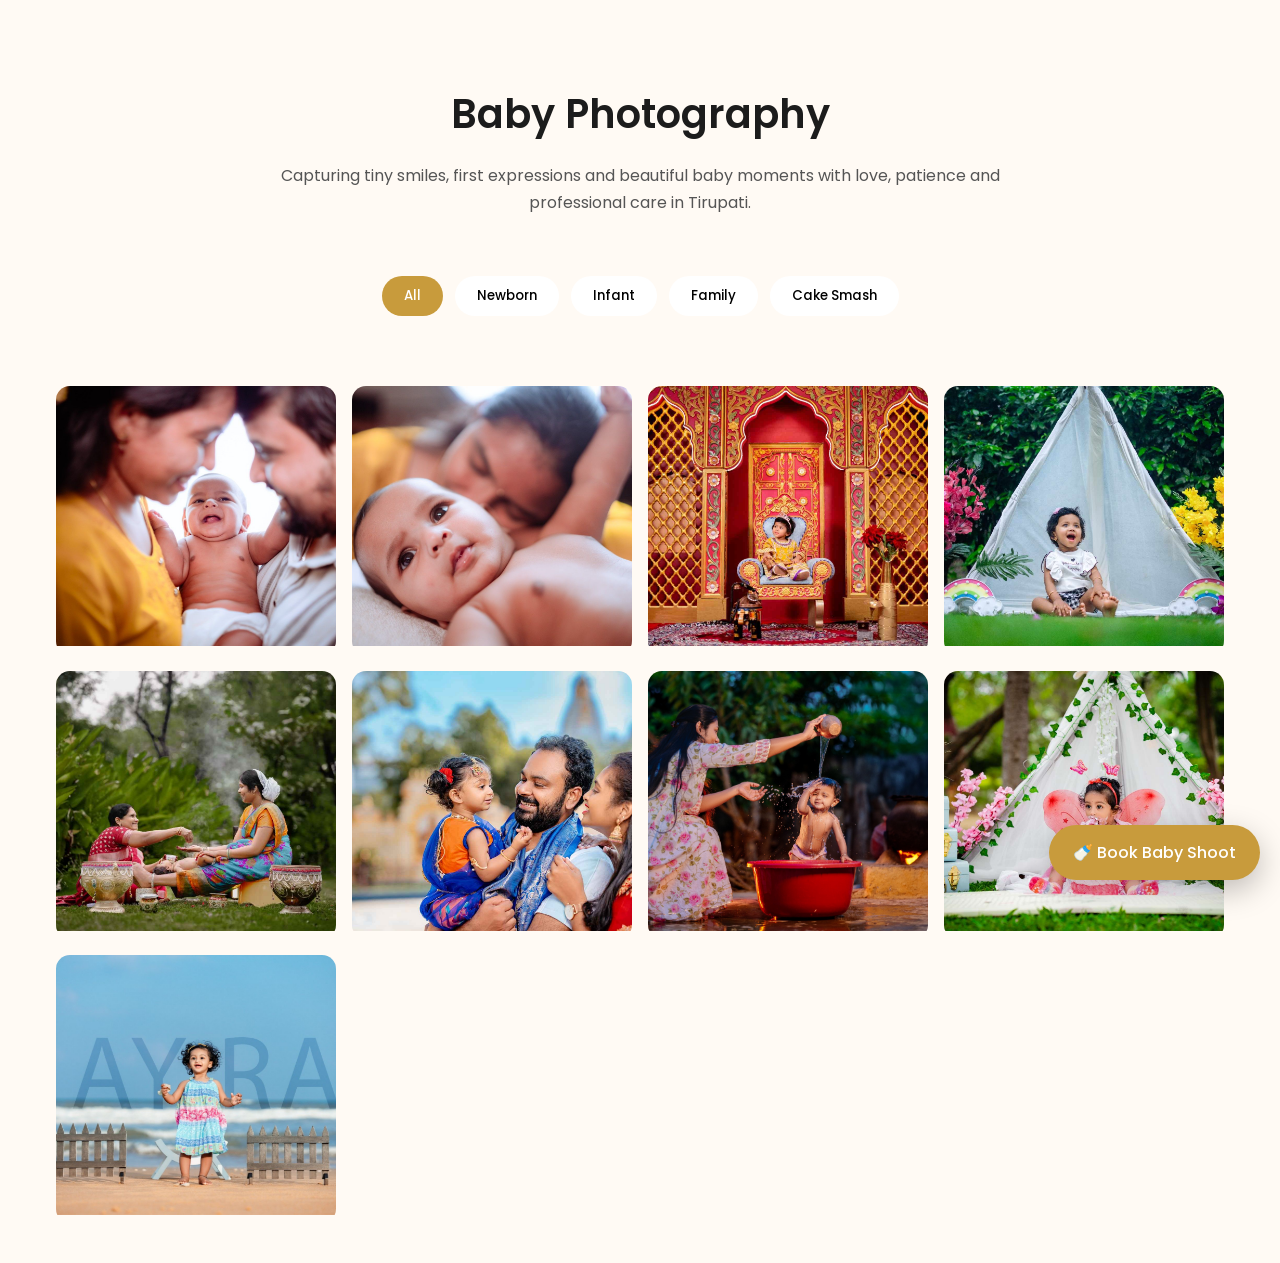
<file: babyphotography.html>
<!DOCTYPE html>
<html lang="en">
<head>
<meta charset="UTF-8">
<meta name="viewport" content="width=device-width, initial-scale=1">

<title>Baby Photography in Tirupati | Sweet Memories Photography</title>
<meta name="description" content="Professional baby photography in Tirupati. Newborn, infant, family and cake smash photoshoots with love and care.">

<link href="https://fonts.googleapis.com/css2?family=Poppins:wght@400;500;600&display=swap" rel="stylesheet">

<style>
/* ================= RESET ================= */
*{margin:0;padding:0;box-sizing:border-box;font-family:'Poppins',sans-serif;}
html{scroll-behavior:smooth;}
body{background:#fffaf4;color:#1c1c1c;line-height:1.7;}

/* ================= HERO ================= */
.hero{
  padding:80px 16px 50px;
  text-align:center;
}
.hero h1{font-size:40px;font-weight:600;}
.hero p{
  margin-top:14px;
  max-width:780px;
  margin-inline:auto;
  color:#555;
}
img {
  min-height: 1px;
  backface-visibility: hidden;
}


/* ================= FILTERS ================= */
.filters{
  display:flex;
  justify-content:center;
  gap:12px;
  flex-wrap:wrap;
  margin:10px auto 30px;
}
.filters button{
  padding:10px 22px;
  border:none;
  border-radius:30px;
  background:#fff;
  cursor:pointer;
  font-weight:500;
  transition:.3s;
}
.filters button.active,
.filters button:hover{
  background:#c89b3c;
  color:#fff;
}

/* ================= GALLERY ================= */
.section{max-width:1200px;margin:auto;padding:40px 16px;}
.gallery{
  display:grid;
  grid-template-columns:repeat(4,1fr);
  gap:16px;
}
.gallery-item{
  position:relative;
  border-radius:14px;
  overflow:hidden;
  cursor:pointer;
}
.gallery-item img{
  width:100%;
  height:260px;
  object-fit:cover;
  transition:.4s ease;
}
.gallery-item:hover img{
  transform:scale(1.08);
}

/* ================= LIGHTBOX ================= */
.lightbox{
  position:fixed;
  inset:0;
  background:rgba(0,0,0,.9);
  display:none;
  align-items:center;
  justify-content:center;
  flex-direction:column;
  z-index:9999;
}
.lightbox img{
  max-width:90%;
  max-height:70vh;
  border-radius:14px;
}
.lightbox .caption{
  color:#fff;
  margin-top:12px;
  font-size:14px;
}
.lightbox span,
.lightbox button{
  position:absolute;
  color:#fff;
  background:none;
  border:none;
  cursor:pointer;
}
.lightbox span{
  top:20px;
  right:24px;
  font-size:32px;
}
#prev{left:20px;top:50%;font-size:40px;}
#next{right:20px;top:50%;font-size:40px;}

/* ================= STICKY CTA ================= */
.sticky-cta{
  position:fixed;
  bottom:20px;
  right:20px;
  background:#c89b3c;
  color:#fff;
  padding:14px 24px;
  border-radius:40px;
  text-decoration:none;
  font-weight:500;
  box-shadow:0 10px 30px rgba(0,0,0,.25);
  z-index:999;
}

/* ================= MOBILE ================= */
@media(max-width:768px){
  .hero h1{font-size:26px;}
  .hero p{font-size:14px;}
  .gallery{grid-template-columns:repeat(2,1fr);}
  .gallery-item img{height:140px;}
}
</style>
</head>

<body>

<!-- HERO -->
<section class="hero">
  <h1>Baby Photography</h1>
  <p>
    Capturing tiny smiles, first expressions and beautiful baby moments with
    love, patience and professional care in Tirupati.
  </p>
</section>

<!-- FILTERS -->
<div class="filters">
  <button class="active" data-filter="all">All</button>
  <button data-filter="newborn">Newborn</button>
  <button data-filter="infant">Infant</button>
  <button data-filter="family">Family</button>
  <button data-filter="cake">Cake Smash</button>
</div>

<!-- GALLERY -->
<section class="section">
  <div class="gallery" id="gallery"></div>
</section>

<!-- LIGHTBOX -->
<div class="lightbox" id="lightbox">
  <span id="close">&times;</span>
  <button id="prev">&#10094;</button>
  <img id="lightImg">
  <div class="caption" id="caption"></div>
  <button id="next">&#10095;</button>
</div>

<!-- STICKY CTA -->
<a href="enquiry.html" class="sticky-cta">🍼 Book Baby Shoot</a>

<script>

  let currentFilter = "all";
let loading = false;

/* ================= BABY IMAGE DATA ================= */
const images=[
  {src:"gallery/babyphotography/newbornbabyimage1.jpeg",cat:"newborn",cap:"Newborn baby photography"},
  {src:"gallery/babyphotography/newbornbabyimage2.jpeg",cat:"newborn",cap:"Sleeping newborn pose"},
  {src:"gallery/babyphotography/babyphotography11.jpg",cat:"infant",cap:"Infant baby portrait"},
  {src:"gallery/babyphotography/babyphotography9.jpg",cat:"infant",cap:"Cute baby smile"},
  {src:"gallery/babyphotography/babyfamilyfamilyimage1.jpeg",cat:"family",cap:"Baby photoshoot with parents"},
  {src:"gallery/babyphotography/babyfamilyimage2.jpeg",cat:"family",cap:"Family baby moments"},
  {src:"gallery/babyphotography/babyfamilyimage3.jpeg",cat:"family",cap:"Family baby moments"},
  {src:"gallery/babyphotography/cakeimage1.jpg",cat:"cake",cap:"Cake smash photoshoot"},
  {src:"gallery/babyphotography/cakeimage2.jpg",cat:"cake",cap:"First birthday cake smash"}
];

let visibleCount=6;
const gallery=document.getElementById("gallery");

/* ================= RENDER ================= */
function render(filter = "all", append = false) {
  if (!append) gallery.innerHTML = "";

  const filtered = images.filter(
    img => filter === "all" || img.cat === filter
  );

  const start = append ? visibleCount - 4 : 0;
  const end = visibleCount;

  filtered.slice(start, end).forEach(img => {
    const realIndex = images.indexOf(img);

    gallery.insertAdjacentHTML("beforeend", `
      <div class="gallery-item" data-index="${realIndex}">
        <img src="${img.src}" loading="lazy">
      </div>
    `);
  });
}
render();


/* ================= FILTER ================= */
document.querySelectorAll(".filters button").forEach(btn => {
  btn.addEventListener("click", () => {

    document.querySelectorAll(".filters button")
      .forEach(b => b.classList.remove("active"));

    btn.classList.add("active");

    currentFilter = btn.dataset.filter;
    visibleCount = 6;

    render(currentFilter);
  });
});


/* ================= INFINITE SCROLL ================= */
window.addEventListener("scroll", () => {
  if (loading || lightbox.style.display === "flex") return;

  const reachedBottom =
    window.innerHeight + window.scrollY >=
    document.documentElement.scrollHeight - 120;

  if (reachedBottom) {
    loading = true;
    visibleCount += 4;
    render(currentFilter, true);

    setTimeout(() => loading = false, 200);
  }
});



/* ================= LIGHTBOX ================= */
const lightbox=document.getElementById("lightbox");
const lightImg=document.getElementById("lightImg");
const caption=document.getElementById("caption");
let currentIndex=0;

gallery.onclick=e=>{
  const item=e.target.closest(".gallery-item");
  if(!item) return;
  currentIndex=item.dataset.index;
  open();
};

function open(){
  lightbox.style.display="flex";
  lightImg.src=images[currentIndex].src;
  caption.innerText=images[currentIndex].cap;
  // 🔒 Lock background scroll
  document.body.style.overflow = "hidden";
}
document.getElementById("close").onclick = () => {
  lightbox.style.display = "none";

  // 🔓 Restore background scroll
  document.body.style.overflow = "";
};
document.getElementById("next").onclick=()=>{currentIndex=(+currentIndex+1)%images.length;open();}
document.getElementById("prev").onclick=()=>{currentIndex=(currentIndex-1+images.length)%images.length;open();}

/* Swipe (mobile) */
let startX=0;
lightImg.addEventListener("touchstart",e=>startX=e.touches[0].clientX);
lightImg.addEventListener("touchend",e=>{
  let diff=startX-e.changedTouches[0].clientX;
  if(Math.abs(diff)>50) diff>0?next.click():prev.click();
});
</script>

</body>
</html>
</file>
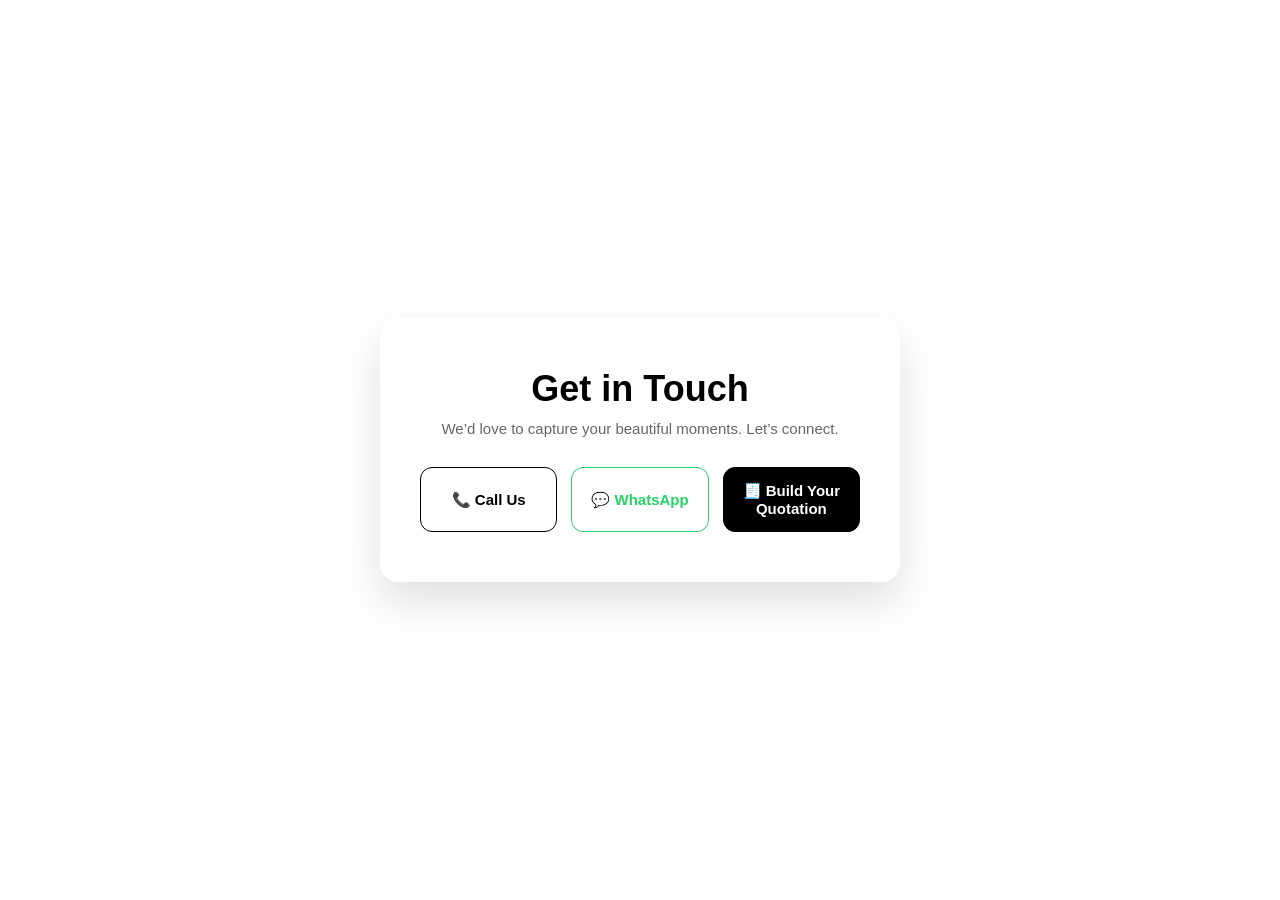
<file: contact.html>
<!DOCTYPE html>
<html lang="en">
<head>
<meta charset="UTF-8">
<meta name="viewport" content="width=device-width, initial-scale=1.0">
<title>Contact Us | Sweet Memories Photography</title>

<style>
/* ================= RESET ================= */
* {
  margin: 0;
  padding: 0;
  box-sizing: border-box;
}

body {
  font-family: Arial, Helvetica, sans-serif;
  background: #ffffff;
  color: #000;
}

/* ================= PAGE ================= */
.contact-page {
  min-height: 100vh;
  display: flex;
  align-items: center;
  justify-content: center;
  padding: 60px 20px;
}

/* CARD */
.contact-card {
  width: 100%;
  max-width: 520px;
  background: #ffffff;
  border-radius: 18px;
  padding: 40px 30px;
  box-shadow: 0 20px 45px rgba(0,0,0,0.12);
  text-align: center;
}

/* TITLE */
.contact-card h1 {
  font-size: 32px;
  margin-bottom: 10px;
}

.contact-card p {
  font-size: 15px;
  color: #666;
  margin-bottom: 30px;
}

/* BUTTONS */
.contact-actions {
  display: flex;
  flex-direction: column;
  gap: 14px;
}

.contact-btn {
  display: flex;
  align-items: center;
  justify-content: center;
  gap: 10px;

  padding: 14px;
  border-radius: 12px;
  font-size: 15px;
  font-weight: 600;
  text-decoration: none;

  border: 1px solid #000;
  color: #000;
  background: #fff;

  transition: all 0.3s ease;
}

.contact-btn:hover {
  background: #000;
  color: #fff;
}

/* WhatsApp special */
.whatsapp {
  border-color: #25D366;
  color: #25D366;
}

.whatsapp:hover {
  background: #25D366;
  color: #fff;
}

/* Quotation */
.quotation {
  background: #000;
  color: #fff;
}

.quotation:hover {
  background: #222;
}

/* ================= DESKTOP ================= */
@media (min-width: 900px) {
  .contact-card {
    padding: 50px 40px;
  }

  .contact-card h1 {
    font-size: 36px;
  }

  .contact-actions {
    flex-direction: row;
  }

  .contact-btn {
    flex: 1;
  }
}

/* ================= MOBILE SMALL ================= */
@media (max-width: 480px) {
  .contact-card {
    padding: 30px 20px;
  }

  .contact-card h1 {
    font-size: 26px;
  }

  .contact-card p {
    font-size: 14px;
  }

  .contact-btn {
    font-size: 14px;
    padding: 12px;
  }
}
</style>
</head>

<body>

<section class="contact-page">
  <div class="contact-card">
    <h1>Get in Touch</h1>
    <p>We’d love to capture your beautiful moments. Let’s connect.</p>

    <div class="contact-actions">
      <!-- Call -->
      <a href="tel:+917097587875" class="contact-btn">
        📞 Call Us
      </a>

      <!-- WhatsApp -->
      <a href="https://wa.me/917097587875" target="_blank" class="contact-btn whatsapp">
        💬 WhatsApp
      </a>

      <!-- Quotation -->
      <a href="quotation2.html" class="contact-btn quotation">
        🧾 Build Your Quotation
      </a>
    </div>
  </div>
</section>

</body>
</html>
</file>
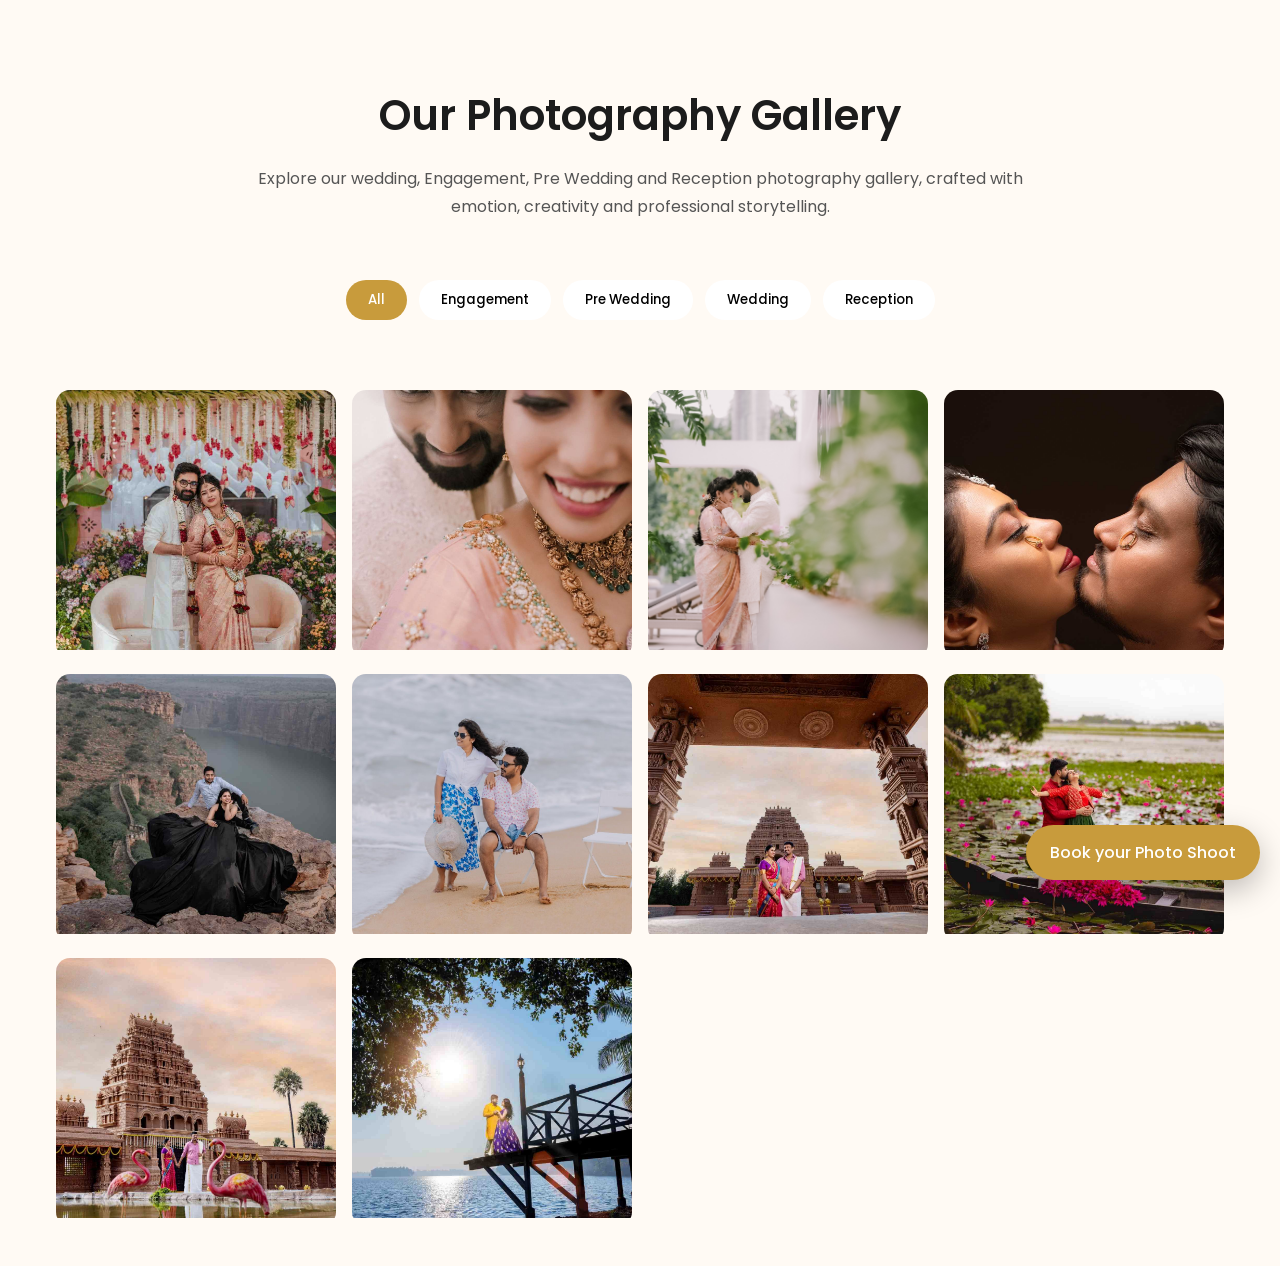
<file: gallery.html>
<!DOCTYPE html>
<html lang="en">
<head>
<meta charset="UTF-8">
<meta name="viewport" content="width=device-width, initial-scale=1">

<title>Photography Gallery | Sweet Memories Photography – Tirupati</title>
<meta name="description" content="Explore wedding, baby, maternity and model photography gallery by Sweet Memories Photography in Tirupati.">

<link href="https://fonts.googleapis.com/css2?family=Poppins:wght@400;500;600&display=swap" rel="stylesheet">

<style>
/* ================= RESET ================= */
*{margin:0;padding:0;box-sizing:border-box;font-family:'Poppins',sans-serif;}
html{scroll-behavior:smooth;}
body{background:#fffaf4;color:#1c1c1c;line-height:1.7;}

/* ================= HERO ================= */
.hero{
  padding:80px 16px 50px;
  text-align:center;
}
.hero h1{font-size:42px;font-weight:600;}
.hero p{
  margin-top:14px;
  max-width:780px;
  margin-inline:auto;
  color:#555;
}

img {
  min-height: 1px;
  backface-visibility: hidden;
}

/* ================= FILTERS ================= */
.filters{
  display:flex;
  justify-content:center;
  gap:12px;
  flex-wrap:wrap;
  margin:10px auto 30px;
}
.filters button{
  padding:10px 22px;
  border:none;
  border-radius:30px;
  background:#fff;
  cursor:pointer;
  font-weight:500;
  transition:.3s;
}
.filters button.active,
.filters button:hover{
  background:#c89b3c;
  color:#fff;
}

/* ================= GALLERY ================= */
.section{max-width:1200px;margin:auto;padding:40px 16px;}
.gallery{
  display:grid;
  grid-template-columns:repeat(4,1fr);
  gap:16px;
}
.gallery-item{
  position:relative;
  border-radius:14px;
  overflow:hidden;
  cursor:pointer;
}
.gallery-item img{
  width:100%;
  height:260px;
  object-fit:cover;
  transition:.4s ease;
}
.gallery-item:hover img{
  transform:scale(1.08);
}

/* ================= LIGHTBOX ================= */
.lightbox{
  position:fixed;
  inset:0;
  background:rgba(0,0,0,.9);
  display:none;
  align-items:center;
  justify-content:center;
  flex-direction:column;
  z-index:9999;
}
.lightbox img{
  max-width:90%;
  max-height:70vh;
  border-radius:14px;
}
.lightbox .caption{
  color:#fff;
  margin-top:12px;
  font-size:14px;
}
.lightbox span,
.lightbox button{
  position:absolute;
  color:#fff;
  background:none;
  border:none;
  cursor:pointer;
}
.lightbox span{
  top:20px;
  right:24px;
  font-size:32px;
}
#prev{left:20px;top:50%;font-size:40px;}
#next{right:20px;top:50%;font-size:40px;}

/* ================= MOBILE ================= */
@media(max-width:768px){
  .hero h1{font-size:26px;}
  .hero p{font-size:14px;}
  .gallery{grid-template-columns:repeat(2,1fr);}
  .gallery-item img{height:140px;}
}
/* ================= STICKY CTA ================= */
.sticky-cta{
  position:fixed;
  bottom:20px;
  right:20px;
  background:#c89b3c;
  color:#fff;
  padding:14px 24px;
  border-radius:40px;
  text-decoration:none;
  font-weight:500;
  box-shadow:0 10px 30px rgba(0,0,0,.25);
  z-index:999;
}

/* ================= MOBILE ================= */
@media(max-width:768px){
  .hero h1{font-size:26px;}
  .hero p{font-size:14px;}
  .gallery{grid-template-columns:repeat(2,1fr);}
  .gallery-item img{height:140px;}
}
</style>
</head>

<body>

<!-- HERO -->
<section class="hero">
  <h1>Our Photography Gallery</h1>
  <p>
    Explore our wedding, Engagement, Pre Wedding and Reception photography gallery,
    crafted with emotion, creativity and professional storytelling.
  </p>
</section>

<!-- FILTERS -->
<div class="filters">
  <button class="active" data-filter="all">All</button>
  <button data-filter="engagement">Engagement</button>
  <button data-filter="prewedding">Pre Wedding</button>
  <button data-filter="wedding">Wedding</button>
  <button data-filter="reception">Reception</button>
</div>

<!-- GALLERY -->
<section class="section">
  <div class="gallery" id="gallery"></div>
</section>

<!-- LIGHTBOX -->
<div class="lightbox" id="lightbox">
  <span id="close">&times;</span>
  <button id="prev">&#10094;</button>
  <img id="lightImg">
  <div class="caption" id="caption"></div>
  <button id="next">&#10095;</button>
</div>
<!-- STICKY CTA -->
<a href="enquiry.html" class="sticky-cta"> Book your Photo Shoot</a>

<script>
  let currentFilter = "all";

/* ================= GALLERY DATA ================= */
const images=[
  {src:"gallery/galleryimagesinner/engagementimage1.jpeg",cat:"engagement",cap:""},
  {src:"gallery/galleryimagesinner/engagementimage2.jpeg",cat:"engagement",cap:""},
  {src:"gallery/galleryimagesinner/engagementimage3.jpeg",cat:"engagement",cap:""},
  {src:"gallery/galleryimagesinner/engagementimage4.jpeg",cat:"engagement",cap:""},
   {src:"gallery/galleryimagesinner/preweddingimage1.jpeg",cat:"prewedding",cap:""},
  {src:"gallery/galleryimagesinner/preweddingimage2.jpeg",cat:"prewedding",cap:""},
   {src:"gallery/galleryimagesinner/preweddingimage3.jpeg",cat:"prewedding",cap:""},
  {src:"gallery/galleryimagesinner/preweddingimage4.jpeg",cat:"prewedding",cap:""},
  {src:"gallery/galleryimagesinner/preweddingimage5.jpeg",cat:"prewedding",cap:""},
  {src:"gallery/galleryimagesinner/preweddingimage6.jpeg",cat:"prewedding",cap:""},
  {src:"gallery/galleryimagesinner/preweddingimage7.jpeg",cat:"prewedding",cap:""},
  {src:"gallery/galleryimagesinner/preweddingimage8.jpeg",cat:"prewedding",cap:""},
  {src:"gallery/galleryimagesinner/preweddingimage9.jpeg",cat:"prewedding",cap:""},
  {src:"gallery/galleryimagesinner/preweddingimage10.jpeg",cat:"prewedding",cap:""},
  {src:"gallery/galleryimagesinner/preweddingimage11.jpeg",cat:"prewedding",cap:""},
  {src:"gallery/galleryimagesinner/weddingimage1.jpeg",cat:"wedding",cap:""},
  {src:"gallery/galleryimagesinner/weddingimage2.jpeg",cat:"wedding",cap:""},
  {src:"gallery/galleryimagesinner/weddingimage3.jpeg",cat:"wedding",cap:""},
  {src:"gallery/galleryimagesinner/weddingimage4.jpeg",cat:"wedding",cap:""},
  {src:"gallery/galleryimagesinner/weddingimage5.jpeg",cat:"wedding",cap:""},
  {src:"gallery/galleryimagesinner/receptionimage1.jpeg",cat:"reception",cap:""},
  {src:"gallery/galleryimagesinner/receptionimage2.jpeg",cat:"reception",cap:""},
  {src:"gallery/galleryimagesinner/receptionimage3.jpeg",cat:"reception",cap:""},
  {src:"gallery/galleryimagesinner/receptionimage4.jpeg",cat:"reception",cap:""},
];

let visibleCount=6;
const gallery=document.getElementById("gallery");

/* ================= RENDER ================= */

function render(filter = "all", append = false) {
  if (!append) gallery.innerHTML = "";

  images
    .filter(i => filter === "all" || i.cat === filter)
    .slice(append ? visibleCount - 4 : 0, visibleCount)
    .forEach(img => {
      const realIndex = images.indexOf(img);

      gallery.insertAdjacentHTML("beforeend", `
        <div class="gallery-item" data-index="${realIndex}">
          <img src="${img.src}" loading="lazy">
        </div>
      `);
    });
}
render();


/* ================= FILTER ================= */
document.querySelectorAll(".filters button").forEach(btn => {
  btn.addEventListener("click", () => {

    // Remove active from all
    document.querySelectorAll(".filters button")
      .forEach(b => b.classList.remove("active"));

    // Add active to clicked
    btn.classList.add("active");

    // Save filter state
    currentFilter = btn.dataset.filter;

    // Reset count
    visibleCount = 6;

    // Render fresh
    render(currentFilter);
  });
});



/* ================= INFINITE SCROLL ================= */
window.addEventListener("scroll", () => {
  if (lightbox.style.display === "flex") return;

  if (
    window.innerHeight + window.scrollY >=
    document.documentElement.scrollHeight - 120
  ) {
    visibleCount += 4;
    render(currentFilter, true);
  }
});



/* ================= LIGHTBOX ================= */
const lightbox=document.getElementById("lightbox");
const lightImg=document.getElementById("lightImg");
const caption=document.getElementById("caption");
let currentIndex=0;

gallery.onclick=e=>{
  const item=e.target.closest(".gallery-item");
  if(!item) return;
  currentIndex=item.dataset.index;
  open();
};

function open(){
  lightbox.style.display="flex";
  lightImg.src=images[currentIndex].src;
  caption.innerText=images[currentIndex].cap;
  // 🔒 Lock background scroll
  document.body.style.overflow = "hidden";
}
document.getElementById("close").onclick = () => {
  lightbox.style.display = "none";

  // 🔓 Restore background scroll
  document.body.style.overflow = "";
};

document.getElementById("next").onclick=()=>{currentIndex=(+currentIndex+1)%images.length;open();}
document.getElementById("prev").onclick=()=>{currentIndex=(currentIndex-1+images.length)%images.length;open();}

/* Swipe (mobile) */
let startX=0;
lightImg.addEventListener("touchstart",e=>startX=e.touches[0].clientX);
lightImg.addEventListener("touchend",e=>{
  let diff=startX-e.changedTouches[0].clientX;
  if(Math.abs(diff)>50) diff>0?next.click():prev.click();
});
</script>

</body>
</html>
</file>
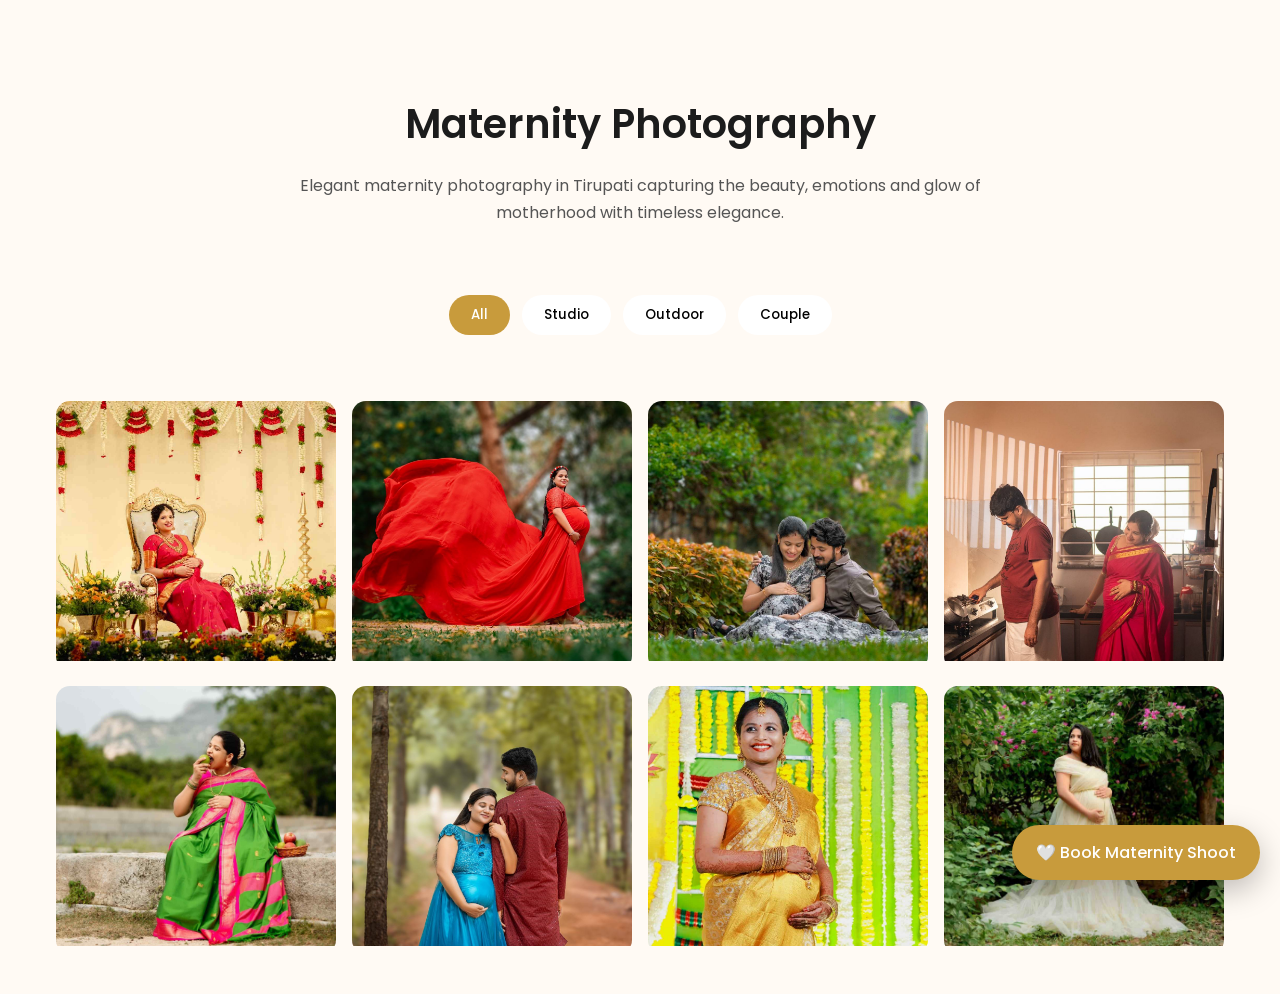
<file: maternityphotography.html>
<!DOCTYPE html>
<html lang="en">
<head>
<meta charset="UTF-8">
<meta name="viewport" content="width=device-width, initial-scale=1">

<title>Maternity Photography in Tirupati | Sweet Memories Photography</title>
<meta name="description" content="Professional maternity photography in Tirupati. Elegant maternity shoots, couple maternity sessions and outdoor pregnancy photoshoots.">

<link href="https://fonts.googleapis.com/css2?family=Poppins:wght@400;500;600&display=swap" rel="stylesheet">

<!-- ===== SEO SCHEMA ===== -->
<script type="application/ld+json">
{
  "@context": "https://schema.org",
  "@type": "ImageGallery",
  "name": "Maternity Photography Portfolio",
  "creator": {
    "@type": "Organization",
    "name": "Sweet Memories Photography",
    "address": {
      "@type": "PostalAddress",
      "addressLocality": "Tirupati",
      "addressRegion": "Andhra Pradesh",
      "addressCountry": "IN"
    }
  }
}
</script>

<style>
/* ================= RESET ================= */
*{margin:0;padding:0;box-sizing:border-box;font-family:'Poppins',sans-serif;}
html{scroll-behavior:smooth;}
body{background:#fffaf4;color:#1c1c1c;line-height:1.7;}

/* ================= HERO ================= */
.hero{
  padding:90px 16px 55px;
  text-align:center;
}
.hero h1{font-size:40px;font-weight:600;}
.hero p{
  max-width:780px;
  margin:14px auto;
  color:#555;
}

img {
  min-height: 1px;
  backface-visibility: hidden;
}


/* ================= FILTER ================= */
.filters{
  display:flex;
  justify-content:center;
  gap:12px;
  flex-wrap:wrap;
  margin-bottom:26px;
}
.filters button{
  padding:10px 22px;
  border:none;
  border-radius:30px;
  background:#fff;
  cursor:pointer;
  font-weight:500;
  transition:.3s;
}
.filters button.active,
.filters button:hover{
  background:#c89b3c;
  color:#fff;
}

/* ================= GALLERY ================= */
.section{max-width:1200px;margin:auto;padding:40px 16px;}
.gallery{
  display:grid;
  grid-template-columns:repeat(4,1fr);
  gap:16px;
}
.gallery-item{
  position:relative;
  border-radius:14px;
  overflow:hidden;
  cursor:pointer;
}
.gallery-item img{
  width:100%;
  height:260px;
  object-fit:cover;
  transition:.4s ease;
}
.gallery-item:hover img{transform:scale(1.08);}

/* ================= LIGHTBOX ================= */
.lightbox{
  position:fixed;
  inset:0;
  background:rgba(0,0,0,.9);
  display:none;
  align-items:center;
  justify-content:center;
  flex-direction:column;
  z-index:9999;
}
.lightbox img{
  max-width:90%;
  max-height:70vh;
  border-radius:14px;
}
.lightbox .caption{
  color:#fff;
  margin-top:12px;
  font-size:14px;
}
.lightbox span,
.lightbox button{
  position:absolute;
  color:#fff;
  background:none;
  border:none;
  cursor:pointer;
}
.lightbox span{
  top:20px;
  right:24px;
  font-size:32px;
}
#prev{left:20px;top:50%;font-size:40px;}
#next{right:20px;top:50%;font-size:40px;}

/* ================= STICKY CTA ================= */
.sticky-cta{
  position:fixed;
  bottom:20px;
  right:20px;
  background:#c89b3c;
  color:#fff;
  padding:14px 24px;
  border-radius:40px;
  text-decoration:none;
  font-weight:500;
  box-shadow:0 10px 30px rgba(0,0,0,.25);
  z-index:999;
}

/* ================= MOBILE ================= */
@media(max-width:768px){
  .hero{padding:60px 16px 40px;}
  .hero h1{font-size:26px;}
  .hero p{font-size:14px;}
  .gallery{grid-template-columns:repeat(2,1fr);}
  .gallery-item img{height:140px;}
}
</style>
</head>

<body>

<!-- HERO -->
<section class="hero">
  <h1>Maternity Photography</h1>
  <p>
    Elegant maternity photography in Tirupati capturing the beauty,
    emotions and glow of motherhood with timeless elegance.
  </p>
</section>

<!-- FILTER -->
<div class="filters">
  <button class="active" data-filter="all">All</button>
  <button data-filter="studio">Studio</button>
  <button data-filter="outdoor">Outdoor</button>
  <button data-filter="couple">Couple</button>
</div>

<!-- GALLERY -->
<section class="section">
  <div class="gallery" id="gallery"></div>
</section>

<!-- LIGHTBOX -->
<div class="lightbox" id="lightbox">
  <span id="close">&times;</span>
  <button id="prev">&#10094;</button>
  <img id="lightImg">
  <div class="caption" id="caption"></div>
  <button id="next">&#10095;</button>
</div>

<!-- STICKY CTA -->
<a href="enquiry.html" class="sticky-cta">🤍 Book Maternity Shoot</a>

<script>


let currentFilter = "all";
let loading = false;

/* ================= MATERNITY IMAGE DATA ================= */
const images=[
  {src:"gallery/maternitygallery/indoorimage1.jpeg",cat:"studio",cap:"Elegant studio maternity portrait"},
  {src:"gallery/maternitygallery/outdoorimage1.jpeg",cat:"outdoor",cap:"Outdoor maternity photoshoot"},
  {src:"gallery/maternitygallery/maternitycoupleimage1.jpeg",cat:"couple",cap:"Couple maternity shoot"},
  {src:"gallery/maternitygallery/maternitycoupleimage2.jpeg",cat:"couple",cap:"Classic pregnancy portrait"},
  {src:"gallery/maternitygallery/outdoorimage2.jpeg",cat:"outdoor",cap:"Natural light maternity photography"},
  {src:"gallery/maternitygallery/maternitycoupleimage3.jpeg",cat:"couple",cap:"Emotional maternity couple session"},
  {src:"gallery/maternitygallery/indoorimage2.jpeg",cat:"studio",cap:"Minimal maternity studio shoot"},
  {src:"gallery/maternitygallery/outdoorimage3.jpeg",cat:"outdoor",cap:"Sunset maternity shoot"}
];

let visibleCount=8;
const gallery=document.getElementById("gallery");

/* ================= RENDER ================= */
function render(filter = "all", append = false) {
  if (!append) gallery.innerHTML = "";

  const filtered = images.filter(
    img => filter === "all" || img.cat === filter
  );

  const start = append ? visibleCount - 4 : 0;
  const end = visibleCount;

  filtered.slice(start, end).forEach(img => {
    const realIndex = images.indexOf(img);

    gallery.insertAdjacentHTML("beforeend", `
      <div class="gallery-item" data-index="${realIndex}">
        <img src="${img.src}" loading="lazy">
      </div>
    `);
  });
}
render();


/* ================= FILTER ================= */
document.querySelectorAll(".filters button").forEach(btn => {
  btn.addEventListener("click", () => {

    document.querySelectorAll(".filters button")
      .forEach(b => b.classList.remove("active"));

    btn.classList.add("active");

    currentFilter = btn.dataset.filter;
    visibleCount = 4;

    render(currentFilter);
  });
});

/* ================= INFINITE SCROLL ================= */
window.addEventListener("scroll", () => {
  if (loading || lightbox.style.display === "flex") return;

  const reachedBottom =
    window.innerHeight + window.scrollY >=
    document.documentElement.scrollHeight - 120;

  if (reachedBottom) {
    loading = true;
    visibleCount += 4;
    render(currentFilter, true);

    setTimeout(() => loading = false, 200);
  }
});



/* ================= LIGHTBOX ================= */
const lightbox=document.getElementById("lightbox");
const lightImg=document.getElementById("lightImg");
const caption=document.getElementById("caption");
let currentIndex=0;

gallery.onclick=e=>{
  const item=e.target.closest(".gallery-item");
  if(!item) return;
  currentIndex=item.dataset.index;
  open();
};

function open(){
  lightbox.style.display="flex";
  lightImg.src=images[currentIndex].src;
  caption.innerText=images[currentIndex].cap;
  // 🔒 Lock background scroll
  document.body.style.overflow = "hidden";
}
document.getElementById("close").onclick = () => {
  lightbox.style.display = "none";

  // 🔓 Restore background scroll
  document.body.style.overflow = "";
};

document.getElementById("next").onclick=()=>{currentIndex=(+currentIndex+1)%images.length;open();}
document.getElementById("prev").onclick=()=>{currentIndex=(currentIndex-1+images.length)%images.length;open();}

/* Swipe (mobile) */
let startX=0;
lightImg.addEventListener("touchstart",e=>startX=e.touches[0].clientX);
lightImg.addEventListener("touchend",e=>{
  let diff=startX-e.changedTouches[0].clientX;
  if(Math.abs(diff)>50) diff>0?next.click():prev.click();
});
</script>

</body>
</html>
</file>
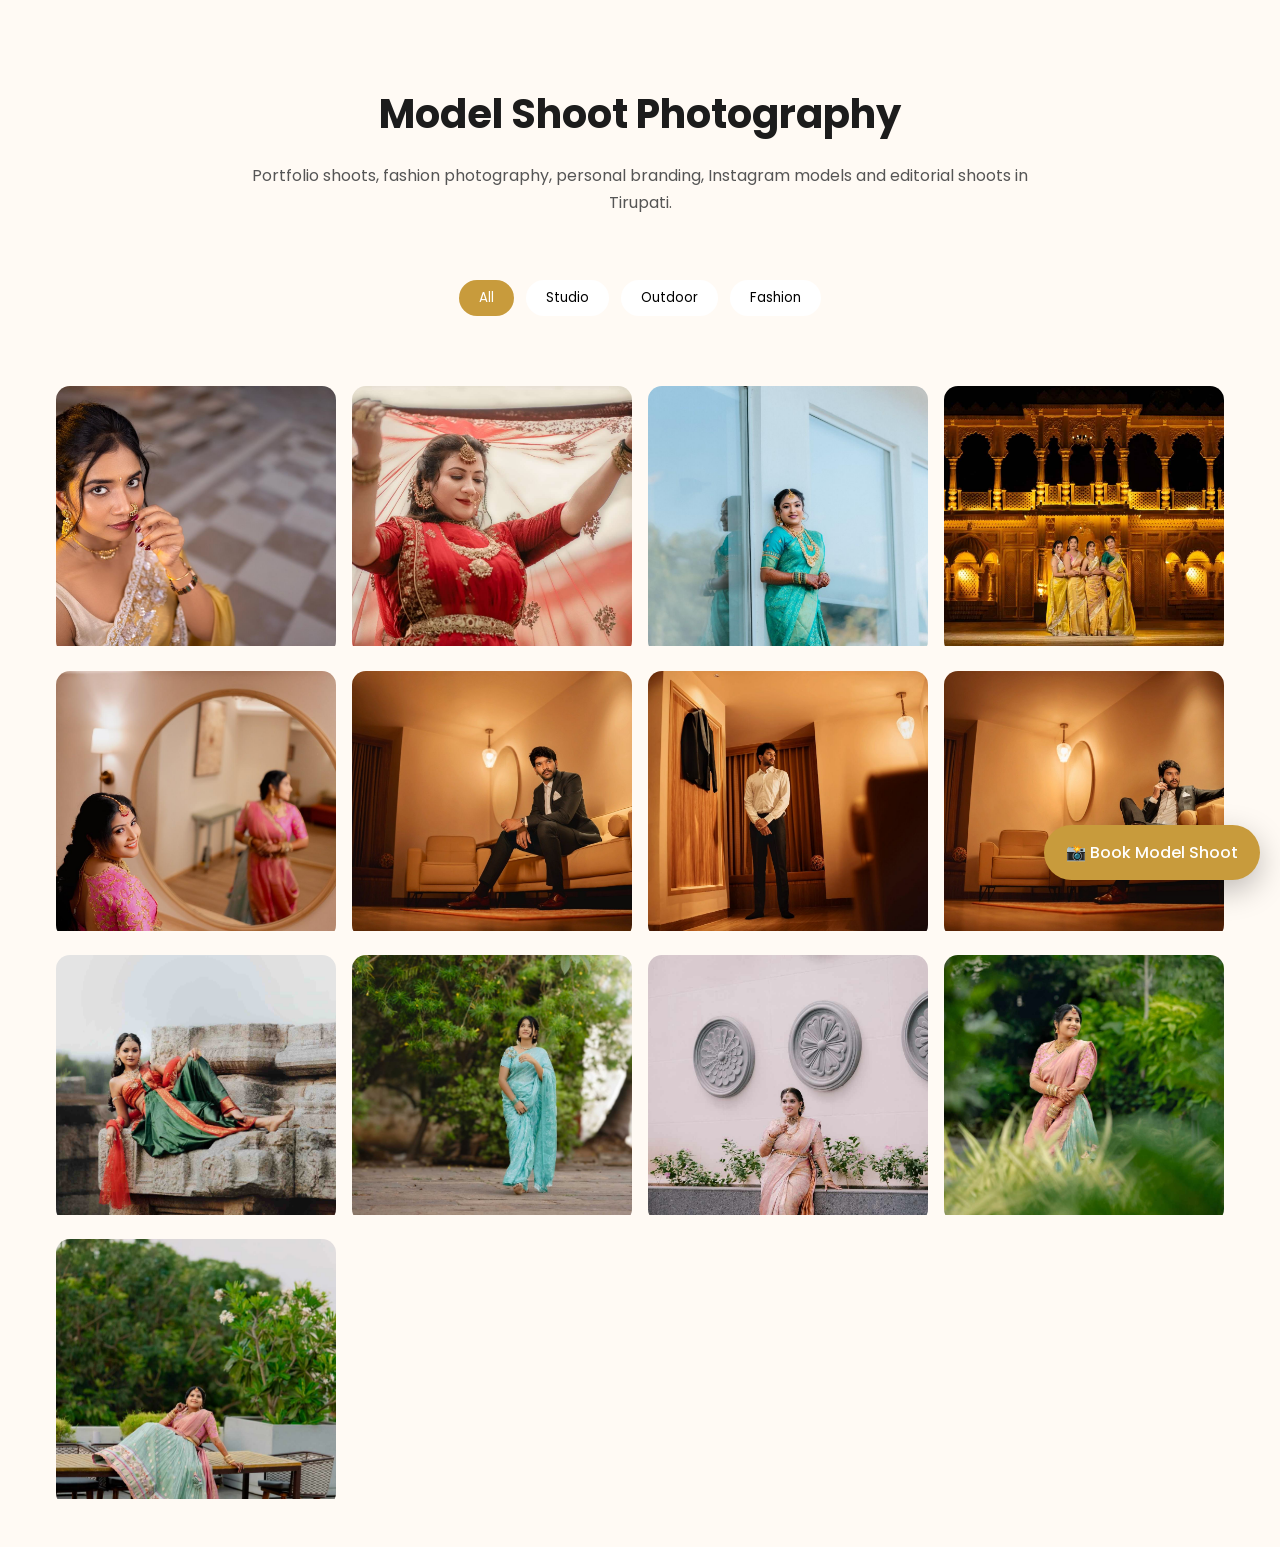
<file: modelphotography.html>
<!DOCTYPE html>
<html lang="en">
<head>
<meta charset="UTF-8">
<meta name="viewport" content="width=device-width, initial-scale=1">

<title>Model Shoot Photography in Tirupati | Sweet Memories Photography</title>
<meta name="description" content="Professional model shoot photography in Tirupati for portfolio, fashion, personal branding and editorial shoots.">

<link href="https://fonts.googleapis.com/css2?family=Poppins:wght@400;500;600&display=swap" rel="stylesheet">

<!-- ===== SEO SCHEMA ===== -->
<script type="application/ld+json">
{
  "@context": "https://schema.org",
  "@type": "ImageGallery",
  "name": "Model Photography Portfolio",
  "creator": {
    "@type": "Organization",
    "name": "Sweet Memories Photography",
    "address": {
      "@type": "PostalAddress",
      "addressLocality": "Tirupati",
      "addressRegion": "Andhra Pradesh",
      "addressCountry": "IN"
    }
  }
}
</script>

<style>
*{margin:0;padding:0;box-sizing:border-box;font-family:'Poppins',sans-serif;}
html{scroll-behavior:smooth;}
body{background:#fffaf4;color:#1c1c1c;line-height:1.7;}

/* ================= HERO ================= */
.hero{
  padding:80px 16px 50px;
  text-align:center;
}
.hero h1{font-size:40px;}
.hero p{max-width:780px;margin:14px auto;color:#555;}
img {
  min-height: 1px;
  backface-visibility: hidden;
}


/* ================= FILTER ================= */
.filters{
  display:flex;
  justify-content:center;
  gap:12px;
  flex-wrap:wrap;
  margin-bottom:30px;
}
.filters button{
  padding:8px 20px;
  border:none;
  border-radius:30px;
  background:#fff;
  cursor:pointer;
}
.filters button.active{
  background:#c89b3c;
  color:#fff;
}

/* ================= GALLERY ================= */
.section{max-width:1200px;margin:auto;padding:40px 16px;}
.gallery{
  display:grid;
  grid-template-columns:repeat(4,1fr);
  gap:16px;
}
.gallery-item{
  position:relative;
  border-radius:14px;
  overflow:hidden;
  cursor:pointer;
}
.gallery-item img{
  width:100%;
  height:260px;
  object-fit:cover;
  transition:.4s;
}
.gallery-item:hover img{transform:scale(1.08);}

/* ================= LIGHTBOX ================= */
.lightbox{
  position:fixed;
  inset:0;
  background:rgba(0,0,0,.9);
  display:none;
  align-items:center;
  justify-content:center;
  flex-direction:column;
  z-index:9999;
}
.lightbox img{
  max-width:90%;
  max-height:70vh;
  border-radius:14px;
}
.lightbox .caption{
  color:#fff;
  margin-top:12px;
  font-size:14px;
}
.lightbox span, .lightbox button{
  position:absolute;
  color:#fff;
  background:none;
  border:none;
  cursor:pointer;
}
.lightbox span{top:20px;right:24px;font-size:32px;}
#prev{left:20px;top:50%;font-size:40px;}
#next{right:20px;top:50%;font-size:40px;}

/* ================= STICKY CTA ================= */
.sticky-cta{
  position:fixed;
  bottom:20px;
  right:20px;
  background:#c89b3c;
  color:#fff;
  padding:14px 22px;
  border-radius:40px;
  text-decoration:none;
  font-weight:500;
  box-shadow:0 10px 30px rgba(0,0,0,.25);
  z-index:999;
}

/* ================= MOBILE ================= */
@media(max-width:768px){
  .hero h1{font-size:26px;}
  .gallery{grid-template-columns:repeat(2,1fr);}
  .gallery-item img{height:140px;}
}
</style>
</head>

<body>

<!-- HERO -->
<section class="hero">
  <h1>Model Shoot Photography</h1>
  <p>
    Portfolio shoots, fashion photography, personal branding,
    Instagram models and editorial shoots in Tirupati.
  </p>
</section>

<!-- FILTER -->
<div class="filters">
  <button class="active" data-filter="all">All</button>
  <button data-filter="studio">Studio</button>
  <button data-filter="outdoor">Outdoor</button>
  <button data-filter="fashion">Fashion</button>
</div>

<!-- GALLERY -->
<section class="section">
  <div class="gallery" id="gallery"></div>
</section>

<!-- LIGHTBOX -->
<div class="lightbox" id="lightbox">
  <span id="close">&times;</span>
  <button id="prev">&#10094;</button>
  <img id="lightImg">
  <div class="caption" id="caption"></div>
  <button id="next">&#10095;</button>
</div>

<!-- STICKY CTA -->
<a href="enquiry.html" class="sticky-cta">📸 Book Model Shoot</a>

<script>

  let currentFilter = "all";
let loading = false;

/* ================= DATA ================= */
const images = [
  {src:"gallery/modelshootgallery/indoormodelimage1.jpeg",cat:"studio",cap:"Studio model portfolio shoot"},
  {src:"gallery/modelshootgallery/fashionmodelimage1.jpeg",cat:"fashion",cap:"Fashion editorial photoshoot"},
  {src:"gallery/modelshootgallery/outdoormodelimage1.jpeg",cat:"outdoor",cap:"Outdoor model shoot"},
  {src:"gallery/modelshootgallery/indoormodelimage2.jpeg",cat:"studio",cap:"Professional studio portrait"},
  {src:"gallery/modelshootgallery/indoorimage4.jpeg",cat:"studio",cap:"Professional studio portrait"},
  {src:"gallery/modelshootgallery/indoorimage5.jpeg",cat:"studio",cap:"Professional studio portrait"},
  {src:"gallery/modelshootgallery/indoorimage6.jpeg",cat:"studio",cap:"Professional studio portrait"},
  {src:"gallery/modelshootgallery/fashionmodelimage2.jpeg",cat:"fashion",cap:"High-end fashion shoot"},
  {src:"gallery/modelshootgallery/outdoorimage2.jpeg",cat:"outdoor",cap:"Natural light model shoot"},
  {src:"gallery/modelshootgallery/outdoorimage3.jpeg",cat:"outdoor",cap:"Natural light model shoot"},
  {src:"gallery/modelshootgallery/outdoormodelimage4.jpeg",cat:"outdoor",cap:"Natural light model shoot"},
  {src:"gallery/modelshootgallery/outdoormodelimage5.jpeg",cat:"outdoor",cap:"Natural light model shoot"},
  {src:"gallery/modelshootgallery/outdoormodelimage6.jpeg",cat:"outdoor",cap:"Natural light model shoot"},
  {src:"gallery/modelshootgallery/indoormodelimage3.jpeg",cat:"studio",cap:"Portfolio headshots"},
  {src:"gallery/modelshootgallery/fashionmodelimage3.jpeg",cat:"fashion",cap:"Runway inspired shoot"}
];

let visibleCount = 9;
const gallery = document.getElementById("gallery");

/* ================= RENDER ================= */
function render(filter = "all", append = false) {
  if (!append) gallery.innerHTML = "";

  const filtered = images.filter(
    img => filter === "all" || img.cat === filter
  );

  const start = append ? visibleCount - 4 : 0;
  const end = visibleCount;

  filtered.slice(start, end).forEach(img => {
    const realIndex = images.indexOf(img);

    gallery.insertAdjacentHTML("beforeend", `
      <div class="gallery-item" data-index="${realIndex}">
        <img src="${img.src}" loading="lazy">
      </div>
    `);
  });
}
render();


/* ================= FILTER ================= */
document.querySelectorAll(".filters button").forEach(btn => {
  btn.addEventListener("click", () => {

    document.querySelectorAll(".filters button")
      .forEach(b => b.classList.remove("active"));

    btn.classList.add("active");

    currentFilter = btn.dataset.filter;
    visibleCount = 6;

    render(currentFilter);
  });
});


/* ================= INFINITE SCROLL ================= */
window.addEventListener("scroll", () => {
  if (loading || lightbox.style.display === "flex") return;

  const reachedBottom =
    window.innerHeight + window.scrollY >=
    document.documentElement.scrollHeight - 120;

  if (reachedBottom) {
    loading = true;
    visibleCount += 4;
    render(currentFilter, true);

    setTimeout(() => loading = false, 200);
  }
});



/* ================= LIGHTBOX ================= */
const lightbox=document.getElementById("lightbox");
const lightImg=document.getElementById("lightImg");
const caption=document.getElementById("caption");
let currentIndex=0;

gallery.onclick=e=>{
  const item=e.target.closest(".gallery-item");
  if(!item) return;
  currentIndex=item.dataset.index;
  open();
};

function open(){
  lightbox.style.display="flex";
  lightImg.src=images[currentIndex].src;
  caption.innerText=images[currentIndex].cap;
  // 🔒 Lock background scroll
  document.body.style.overflow = "hidden";
}

document.getElementById("close").onclick = () => {
  lightbox.style.display = "none";

  // 🔓 Restore background scroll
  document.body.style.overflow = "";
};

document.getElementById("next").onclick=()=>{currentIndex=(+currentIndex+1)%images.length;open();}
document.getElementById("prev").onclick=()=>{currentIndex=(currentIndex-1+images.length)%images.length;open();}

/* Swipe */
let startX=0;
lightImg.addEventListener("touchstart",e=>startX=e.touches[0].clientX);
lightImg.addEventListener("touchend",e=>{
  let diff=startX-e.changedTouches[0].clientX;
  if(Math.abs(diff)>50) diff>0?next.click():prev.click();
});
</script>

</body>
</html>
</file>
